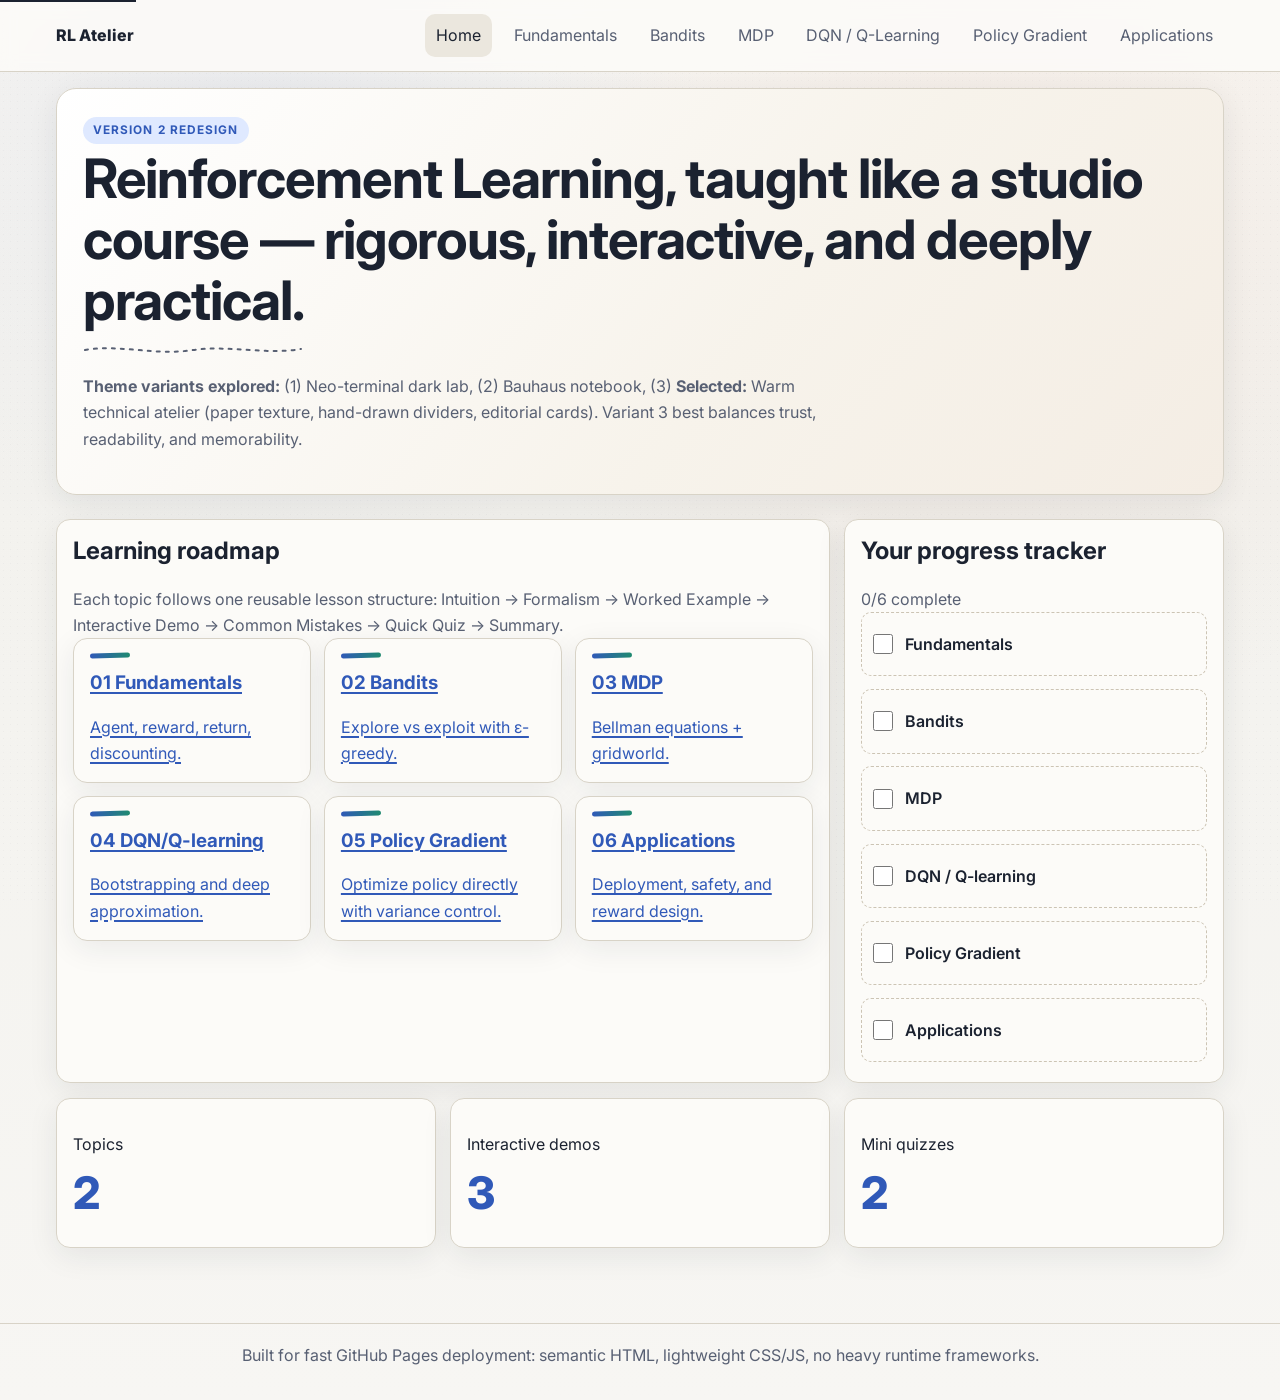
<file: index.html>
<!doctype html>
<html lang="en">
<head>
  <meta charset="UTF-8" />
  <meta name="viewport" content="width=device-width, initial-scale=1" />
  <title>RL Atelier — A Human-Crafted Reinforcement Learning Roadmap</title>
  <meta name="description" content="Learn reinforcement learning through handcrafted mini-lessons, interactive demos, and a structured path from fundamentals to real-world applications." />
  <meta property="og:title" content="RL Atelier — Human-Crafted RL Learning" />
  <meta property="og:description" content="A premium static RL learning hub: intuition, formalism, worked examples, demos, quizzes, and progress tracking." />
  <meta property="og:type" content="website" />
  <link rel="preconnect" href="https://fonts.googleapis.com" />
  <link rel="preconnect" href="https://fonts.gstatic.com" crossorigin />
  <link href="https://fonts.googleapis.com/css2?family=Inter:wght@400;500;600;700;800&display=swap" rel="stylesheet" />
  <link rel="stylesheet" href="assets/css/style.css" />
</head>
<body>
<a class="skip-link" href="#main">Skip to content</a>
<header class="site-header">
  <div class="nav">
    <a class="brand" href="index.html">RL Atelier</a>
    <button class="nav-toggle" data-nav-toggle aria-label="Toggle menu" aria-expanded="false">Menu</button>
    <nav class="nav-links" aria-label="Main">
      <a href="index.html" aria-current="page">Home</a>
      <a href="topics/fundamentals.html">Fundamentals</a>
      <a href="topics/bandits.html">Bandits</a>
      <a href="topics/mdp.html">MDP</a>
      <a href="topics/dqn-qlearning.html">DQN / Q-Learning</a>
      <a href="topics/policy-gradient.html">Policy Gradient</a>
      <a href="topics/applications.html">Applications</a>
    </nav>
  </div>
</header>

<main id="main" class="container">
  <section class="hero">
    <span class="eyebrow">Version 2 redesign</span>
    <h1>Reinforcement Learning, taught like a studio course — rigorous, interactive, and deeply practical.</h1>
    <div class="hand-divider" aria-hidden="true"></div>
    <p class="subtitle"><strong>Theme variants explored:</strong> (1) Neo-terminal dark lab, (2) Bauhaus notebook, (3) <strong>Selected:</strong> Warm technical atelier (paper texture, hand-drawn dividers, editorial cards). Variant 3 best balances trust, readability, and memorability.</p>
  </section>

  <section class="bento-grid" aria-label="Overview">
    <article class="card span-8 interactive">
      <h2>Learning roadmap</h2>
      <p class="subtitle">Each topic follows one reusable lesson structure: Intuition → Formalism → Worked Example → Interactive Demo → Common Mistakes → Quick Quiz → Summary.</p>
      <div class="roadmap">
        <a class="card track-card interactive" href="topics/fundamentals.html"><h3>01 Fundamentals</h3><p>Agent, reward, return, discounting.</p></a>
        <a class="card track-card interactive" href="topics/bandits.html"><h3>02 Bandits</h3><p>Explore vs exploit with ε-greedy.</p></a>
        <a class="card track-card interactive" href="topics/mdp.html"><h3>03 MDP</h3><p>Bellman equations + gridworld.</p></a>
        <a class="card track-card interactive" href="topics/dqn-qlearning.html"><h3>04 DQN/Q-learning</h3><p>Bootstrapping and deep approximation.</p></a>
        <a class="card track-card interactive" href="topics/policy-gradient.html"><h3>05 Policy Gradient</h3><p>Optimize policy directly with variance control.</p></a>
        <a class="card track-card interactive" href="topics/applications.html"><h3>06 Applications</h3><p>Deployment, safety, and reward design.</p></a>
      </div>
    </article>

    <aside class="card span-4" data-progress-key="rl-main-progress">
      <h2>Your progress tracker</h2>
      <p class="subtitle" data-progress-meter></p>
      <div class="progress-grid">
        <label class="progress-item"><input type="checkbox" value="fundamentals" /> Fundamentals</label>
        <label class="progress-item"><input type="checkbox" value="bandits" /> Bandits</label>
        <label class="progress-item"><input type="checkbox" value="mdp" /> MDP</label>
        <label class="progress-item"><input type="checkbox" value="dqn" /> DQN / Q-learning</label>
        <label class="progress-item"><input type="checkbox" value="pg" /> Policy Gradient</label>
        <label class="progress-item"><input type="checkbox" value="apps" /> Applications</label>
      </div>
    </aside>

    <article class="card span-4">
      <p>Topics</p><p class="metric" data-count="6">0</p>
    </article>
    <article class="card span-4">
      <p>Interactive demos</p><p class="metric" data-count="8">0</p>
    </article>
    <article class="card span-4">
      <p>Mini quizzes</p><p class="metric" data-count="6">0</p>
    </article>
  </section>
</main>

<footer class="site-footer">Built for fast GitHub Pages deployment: semantic HTML, lightweight CSS/JS, no heavy runtime frameworks.</footer>
<script src="assets/js/main.js"></script>
</body>
</html>
</file>
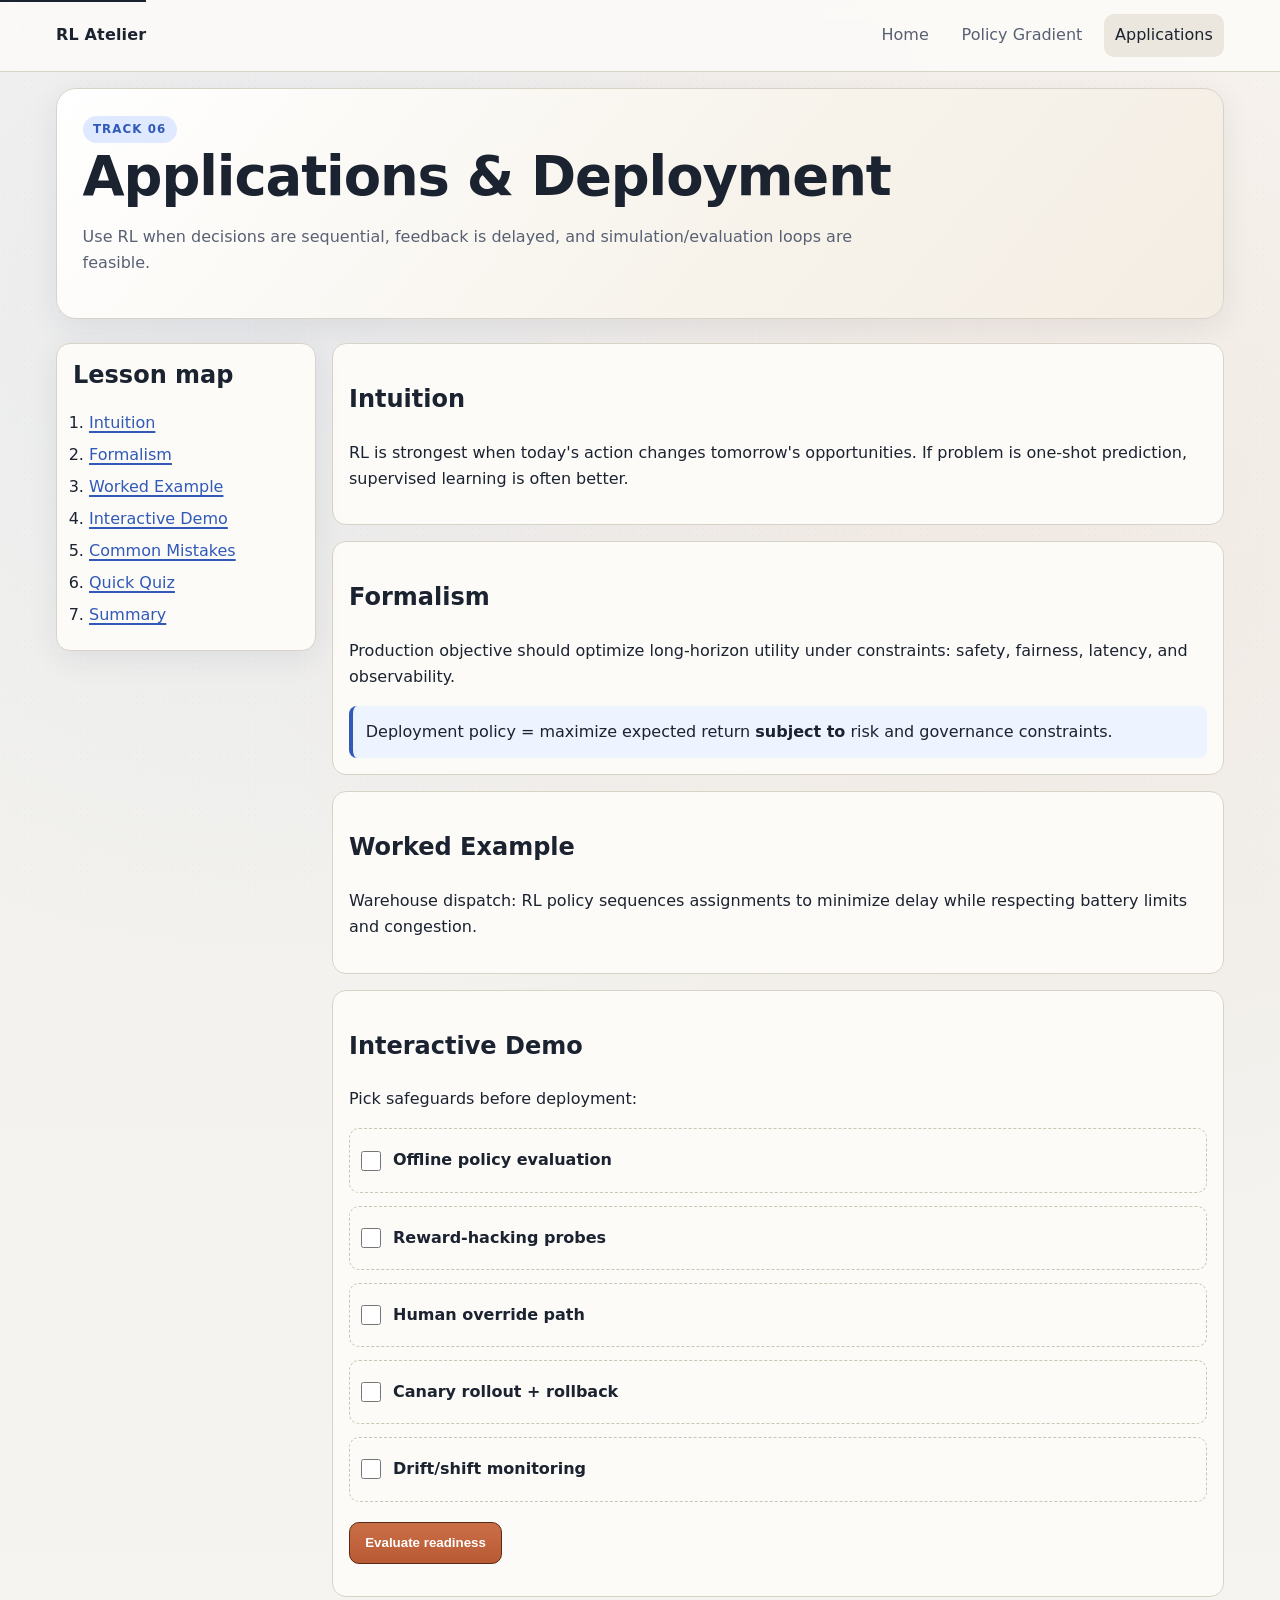
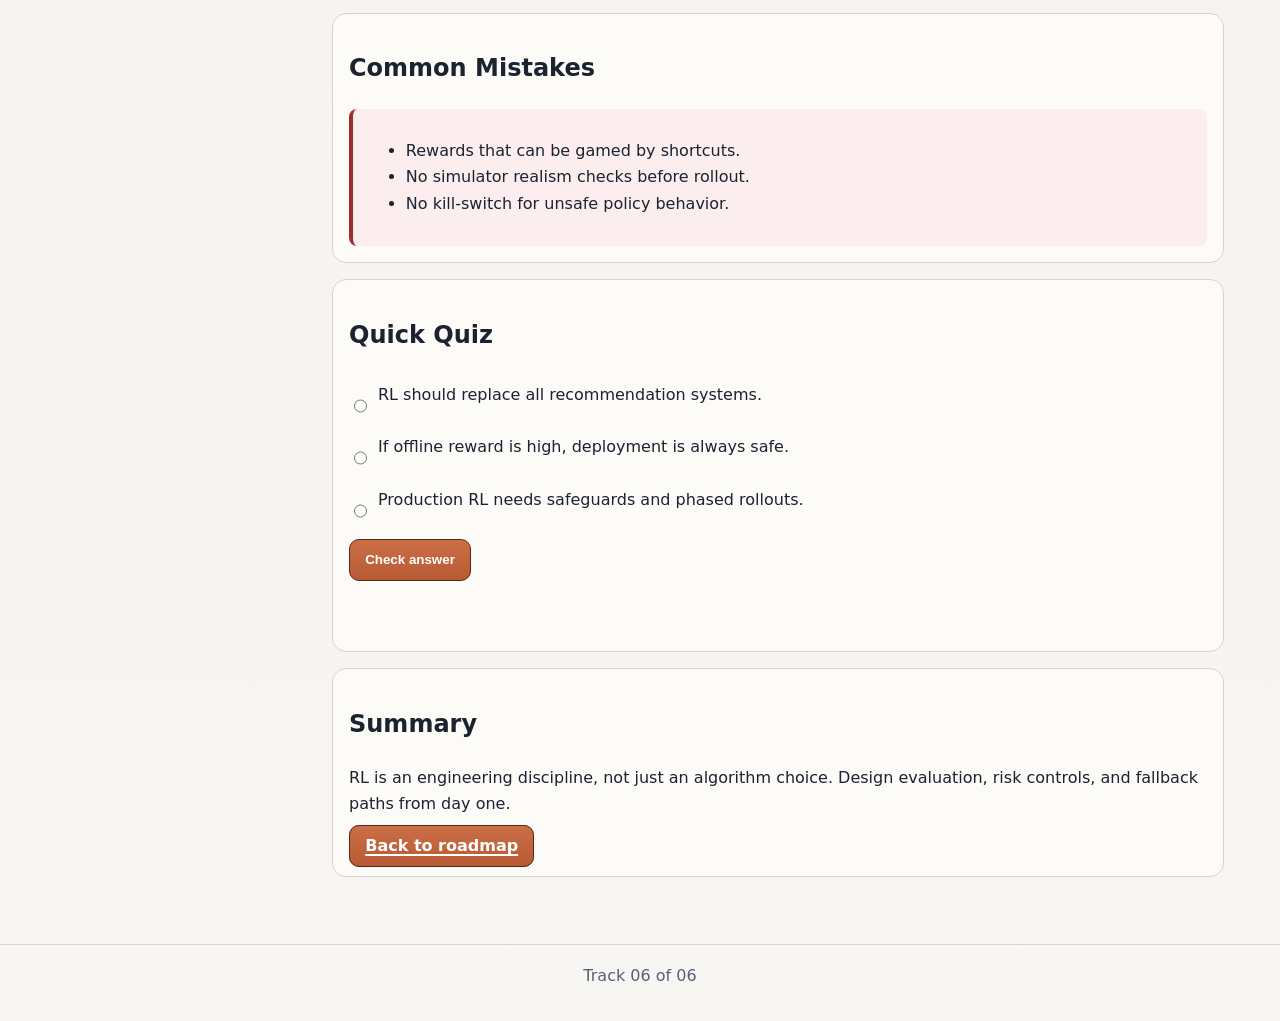
<file: topics/applications.html>
<!doctype html>
<html lang="en"><head>
<meta charset="UTF-8" /><meta name="viewport" content="width=device-width, initial-scale=1" />
<title>RL Applications Mini Lesson</title>
<meta name="description" content="Applied reinforcement learning mini lesson: where RL works, where it fails, and deployment safeguards." />
<meta property="og:title" content="RL Applications Mini Lesson" />
<meta property="og:description" content="From robotics to recommendations: practical RL deployment with safety checks." />
<link rel="stylesheet" href="../assets/css/style.css" />
</head><body>
<a class="skip-link" href="#main">Skip to content</a>
<header class="site-header"><div class="nav"><a class="brand" href="../index.html">RL Atelier</a><button class="nav-toggle" data-nav-toggle aria-expanded="false">Menu</button><nav class="nav-links"><a href="../index.html">Home</a><a href="policy-gradient.html">Policy Gradient</a><a href="applications.html" aria-current="page">Applications</a></nav></div></header>
<main id="main" class="container">
<section class="hero"><span class="eyebrow">Track 06</span><h1>Applications & Deployment</h1><p class="subtitle">Use RL when decisions are sequential, feedback is delayed, and simulation/evaluation loops are feasible.</p></section>
<div class="lesson-layout"><aside class="lesson-sidebar card"><h2>Lesson map</h2><ol><li><a href="#intuition">Intuition</a></li><li><a href="#formalism">Formalism</a></li><li><a href="#example">Worked Example</a></li><li><a href="#demo">Interactive Demo</a></li><li><a href="#mistakes">Common Mistakes</a></li><li><a href="#quiz">Quick Quiz</a></li><li><a href="#summary">Summary</a></li></ol></aside><div>
<section id="intuition" class="lesson-section"><h2>Intuition</h2><p>RL is strongest when today's action changes tomorrow's opportunities. If problem is one-shot prediction, supervised learning is often better.</p></section>
<section id="formalism" class="lesson-section"><h2>Formalism</h2><p>Production objective should optimize long-horizon utility under constraints: safety, fairness, latency, and observability.</p><div class="callout">Deployment policy = maximize expected return <strong>subject to</strong> risk and governance constraints.</div></section>
<section id="example" class="lesson-section"><h2>Worked Example</h2><p>Warehouse dispatch: RL policy sequences assignments to minimize delay while respecting battery limits and congestion.</p></section>
<section id="demo" class="lesson-section"><h2>Interactive Demo</h2><p>Pick safeguards before deployment:</p><div class="progress-grid"><label class="progress-item"><input type="checkbox" name="deploy-check" /> Offline policy evaluation</label><label class="progress-item"><input type="checkbox" name="deploy-check" /> Reward-hacking probes</label><label class="progress-item"><input type="checkbox" name="deploy-check" /> Human override path</label><label class="progress-item"><input type="checkbox" name="deploy-check" /> Canary rollout + rollback</label><label class="progress-item"><input type="checkbox" name="deploy-check" /> Drift/shift monitoring</label></div><p><button type="button" id="eval-checklist">Evaluate readiness</button> <strong id="deploy-score"></strong></p></section>
<section id="mistakes" class="lesson-section"><h2>Common Mistakes</h2><div class="callout warn"><ul><li>Rewards that can be gamed by shortcuts.</li><li>No simulator realism checks before rollout.</li><li>No kill-switch for unsafe policy behavior.</li></ul></div></section>
<section id="quiz" class="lesson-section"><h2>Quick Quiz</h2><form class="quiz" data-answer="c"><fieldset><label><input type="radio" name="a-q" value="a" /> RL should replace all recommendation systems.</label><label><input type="radio" name="a-q" value="b" /> If offline reward is high, deployment is always safe.</label><label><input type="radio" name="a-q" value="c" /> Production RL needs safeguards and phased rollouts.</label></fieldset><button type="button" data-quiz-check>Check answer</button><p class="quiz-output"></p></form></section>
<section id="summary" class="lesson-section"><h2>Summary</h2><p>RL is an engineering discipline, not just an algorithm choice. Design evaluation, risk controls, and fallback paths from day one.</p><a class="button" href="../index.html">Back to roadmap</a></section>
</div></div>
</main>
<footer class="site-footer">Track 06 of 06</footer>
<script src="../assets/js/main.js"></script>
</body></html>
</file>
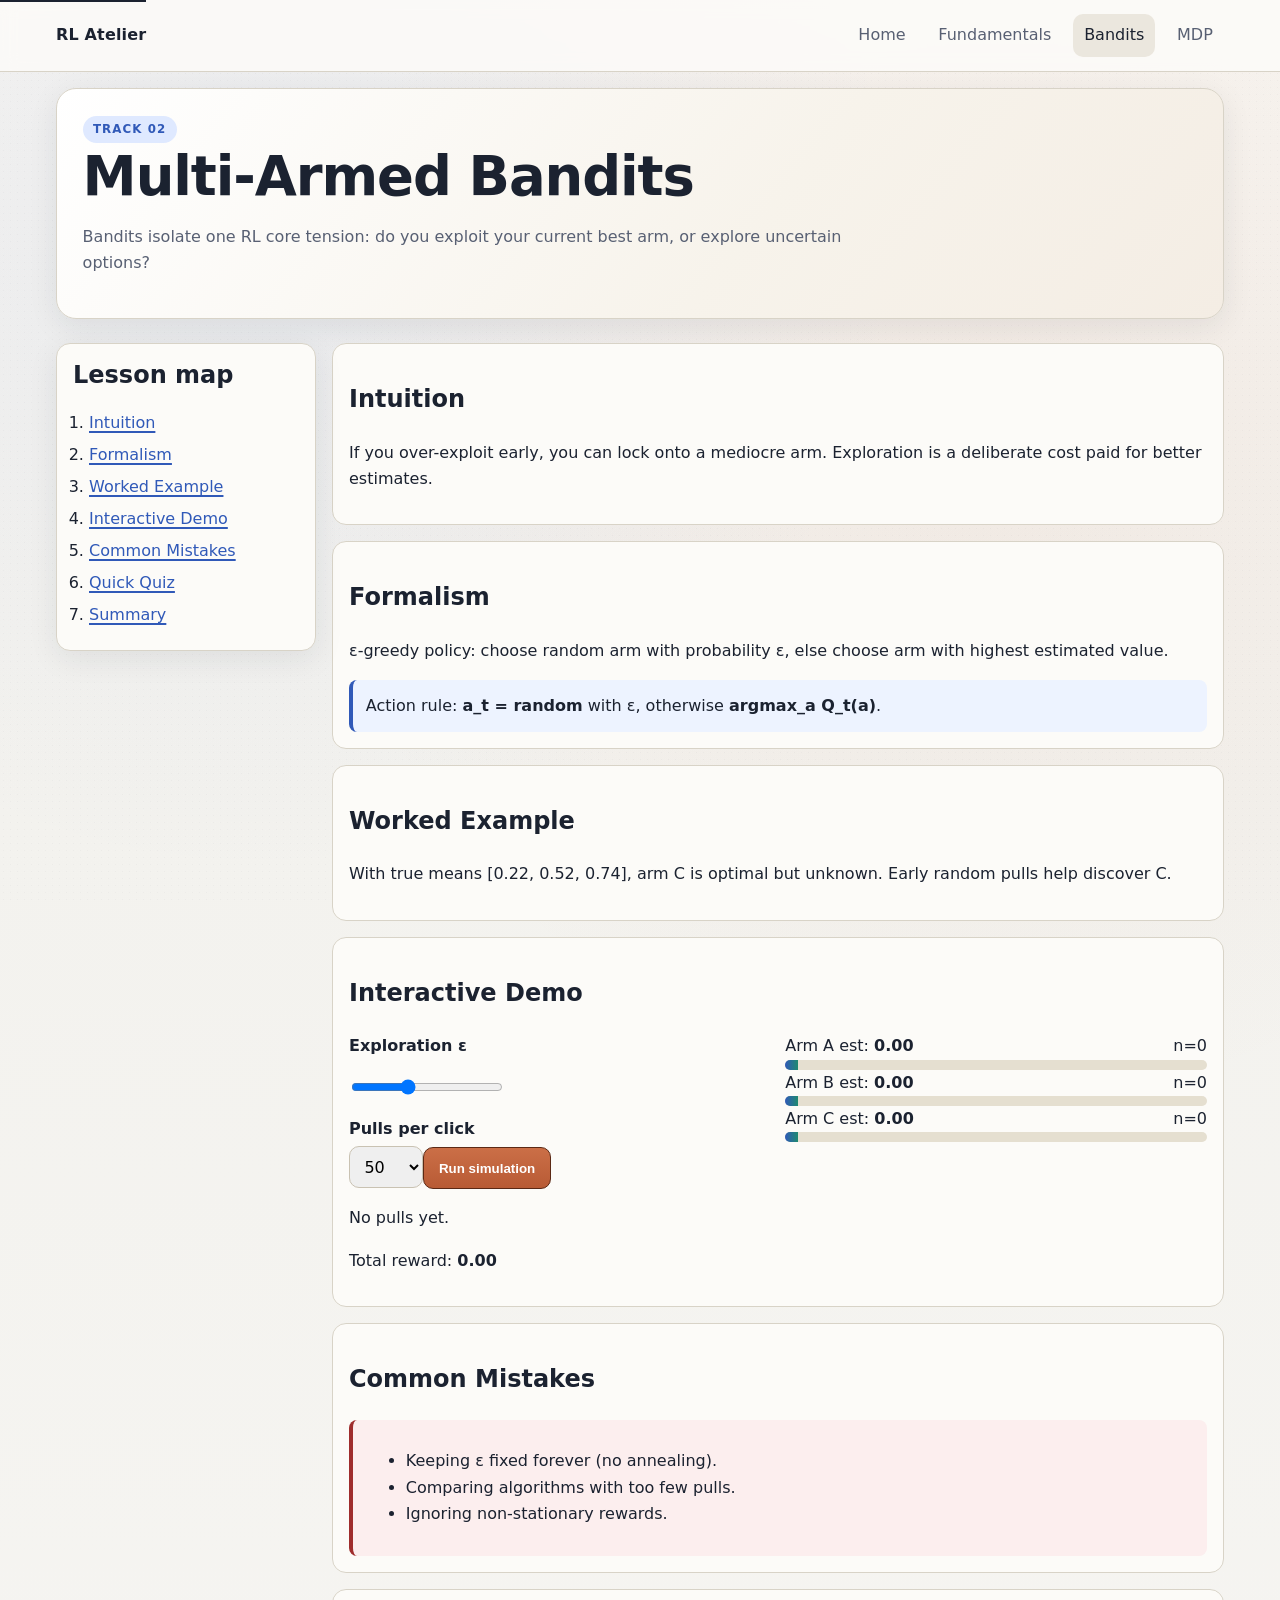
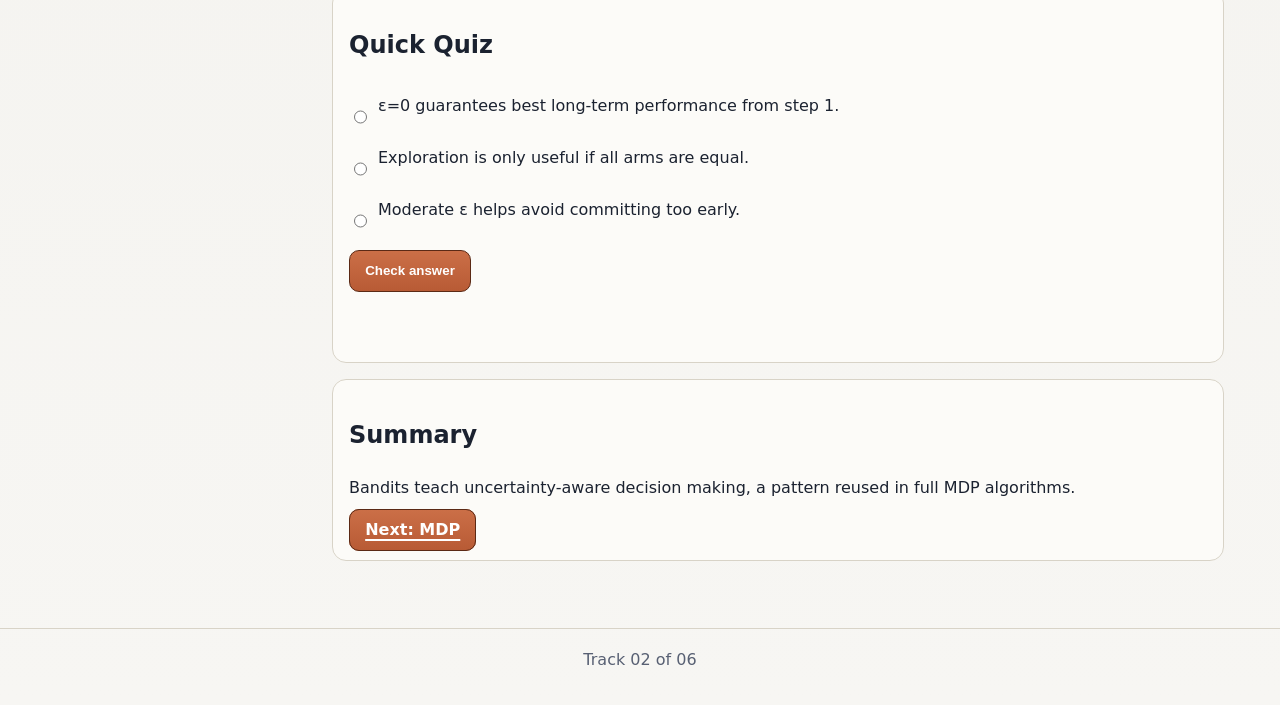
<file: topics/bandits.html>
<!doctype html>
<html lang="en">
<head>
  <meta charset="UTF-8" />
  <meta name="viewport" content="width=device-width, initial-scale=1" />
  <title>Bandits Mini Lesson</title>
  <meta name="description" content="Multi-armed bandit mini lesson with epsilon-greedy interactive simulation." />
  <meta property="og:title" content="Bandits Mini Lesson" />
  <meta property="og:description" content="Learn exploration vs exploitation with a tuned epsilon-greedy demo." />
  <link rel="stylesheet" href="../assets/css/style.css" />
</head>
<body>
<a class="skip-link" href="#main">Skip to content</a>
<header class="site-header"><div class="nav"><a class="brand" href="../index.html">RL Atelier</a><button class="nav-toggle" data-nav-toggle aria-expanded="false">Menu</button><nav class="nav-links"><a href="../index.html">Home</a><a href="fundamentals.html">Fundamentals</a><a href="bandits.html" aria-current="page">Bandits</a><a href="mdp.html">MDP</a></nav></div></header>
<main id="main" class="container">
  <section class="hero"><span class="eyebrow">Track 02</span><h1>Multi-Armed Bandits</h1><p class="subtitle">Bandits isolate one RL core tension: do you exploit your current best arm, or explore uncertain options?</p></section>
  <div class="lesson-layout"><aside class="lesson-sidebar card"><h2>Lesson map</h2><ol><li><a href="#intuition">Intuition</a></li><li><a href="#formalism">Formalism</a></li><li><a href="#example">Worked Example</a></li><li><a href="#demo">Interactive Demo</a></li><li><a href="#mistakes">Common Mistakes</a></li><li><a href="#quiz">Quick Quiz</a></li><li><a href="#summary">Summary</a></li></ol></aside>
  <div>
    <section id="intuition" class="lesson-section"><h2>Intuition</h2><p>If you over-exploit early, you can lock onto a mediocre arm. Exploration is a deliberate cost paid for better estimates.</p></section>
    <section id="formalism" class="lesson-section"><h2>Formalism</h2><p>ε-greedy policy: choose random arm with probability ε, else choose arm with highest estimated value.</p><div class="callout">Action rule: <strong>a_t = random</strong> with ε, otherwise <strong>argmax_a Q_t(a)</strong>.</div></section>
    <section id="example" class="lesson-section"><h2>Worked Example</h2><p>With true means [0.22, 0.52, 0.74], arm C is optimal but unknown. Early random pulls help discover C.</p></section>
    <section id="demo" class="lesson-section"><h2>Interactive Demo</h2><div class="demo-grid"><div><label for="epsilon">Exploration ε</label><input id="epsilon" type="range" min="0" max="0.6" step="0.05" value="0.2" /><label for="rounds">Pulls per click</label><select id="rounds"><option>1</option><option>10</option><option selected>50</option><option>200</option></select><button type="button" id="bandit-run">Run simulation</button><p id="bandit-log">No pulls yet.</p><p>Total reward: <strong id="bandit-total">0.00</strong></p></div><div><div class="stat-row"><span>Arm A est: <strong id="est-a">0.00</strong></span><span>n=<span id="cnt-a">0</span></span></div><div class="bar-wrap"><span id="bar-a" class="bar" style="width:3%"></span></div><div class="stat-row"><span>Arm B est: <strong id="est-b">0.00</strong></span><span>n=<span id="cnt-b">0</span></span></div><div class="bar-wrap"><span id="bar-b" class="bar" style="width:3%"></span></div><div class="stat-row"><span>Arm C est: <strong id="est-c">0.00</strong></span><span>n=<span id="cnt-c">0</span></span></div><div class="bar-wrap"><span id="bar-c" class="bar" style="width:3%"></span></div></div></div></section>
    <section id="mistakes" class="lesson-section"><h2>Common Mistakes</h2><div class="callout warn"><ul><li>Keeping ε fixed forever (no annealing).</li><li>Comparing algorithms with too few pulls.</li><li>Ignoring non-stationary rewards.</li></ul></div></section>
    <section id="quiz" class="lesson-section"><h2>Quick Quiz</h2><form class="quiz" data-answer="c"><fieldset><label><input type="radio" name="b-q" value="a" /> ε=0 guarantees best long-term performance from step 1.</label><label><input type="radio" name="b-q" value="b" /> Exploration is only useful if all arms are equal.</label><label><input type="radio" name="b-q" value="c" /> Moderate ε helps avoid committing too early.</label></fieldset><button type="button" data-quiz-check>Check answer</button><p class="quiz-output"></p></form></section>
    <section id="summary" class="lesson-section"><h2>Summary</h2><p>Bandits teach uncertainty-aware decision making, a pattern reused in full MDP algorithms.</p><a class="button" href="mdp.html">Next: MDP</a></section>
  </div></div>
</main>
<footer class="site-footer">Track 02 of 06</footer>
<script src="../assets/js/main.js"></script>
</body></html>
</file>
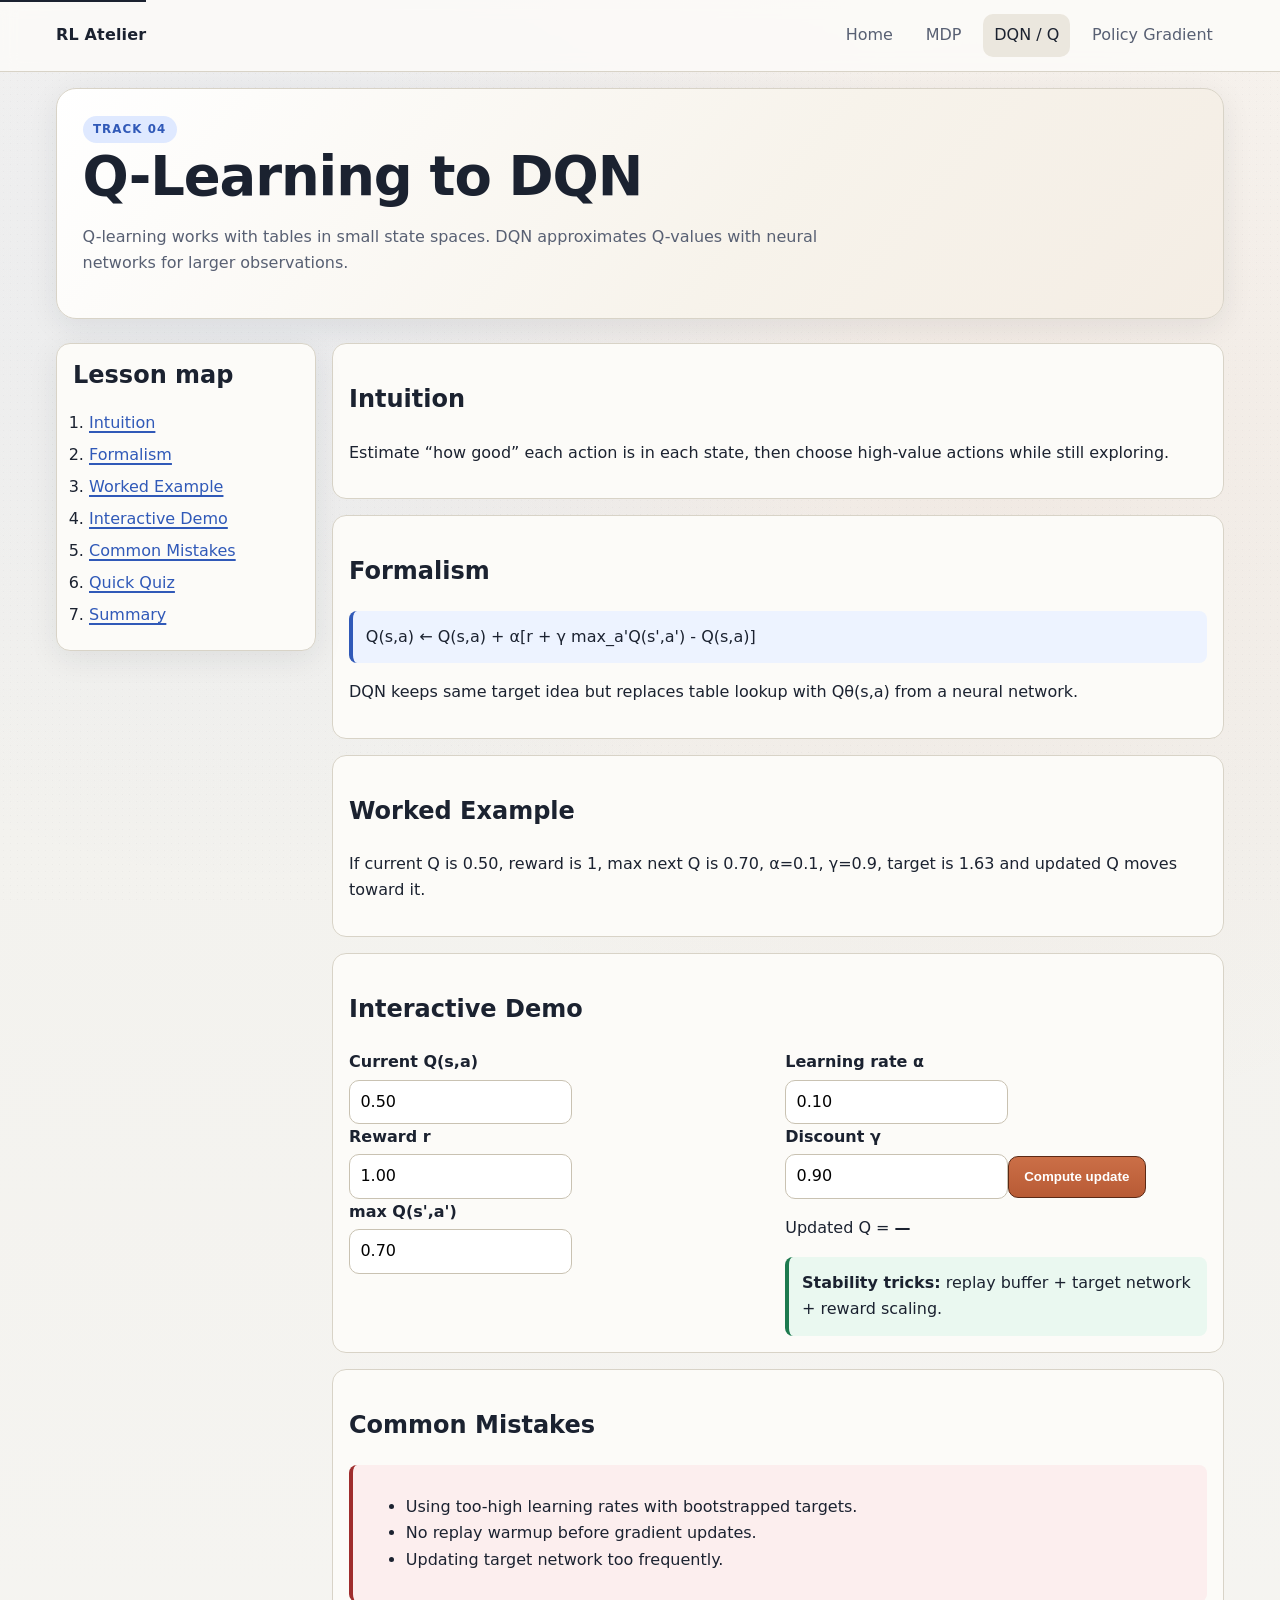
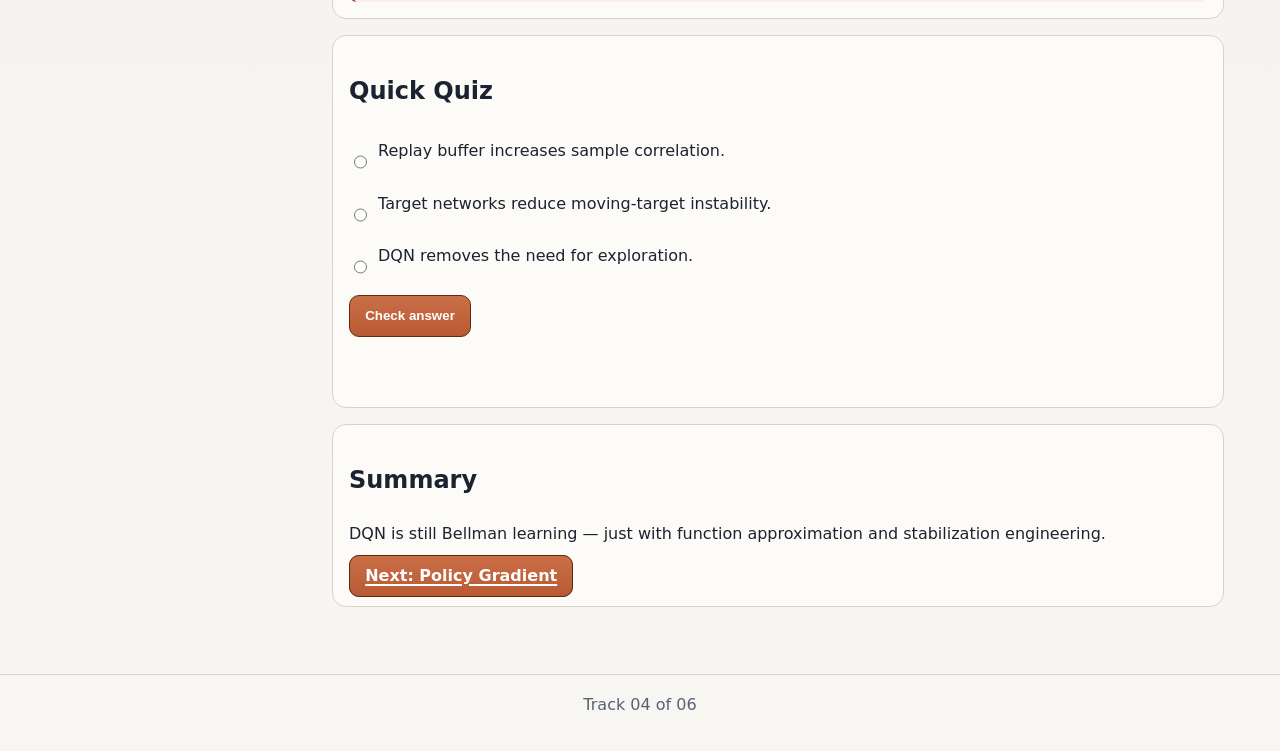
<file: topics/dqn-qlearning.html>
<!doctype html>
<html lang="en"><head>
<meta charset="UTF-8" /><meta name="viewport" content="width=device-width, initial-scale=1" />
<title>DQN + Q-Learning Mini Lesson</title>
<meta name="description" content="From tabular Q-learning to DQN with practical stabilizers and an update calculator." />
<meta property="og:title" content="DQN + Q-learning Mini Lesson" />
<meta property="og:description" content="Learn bootstrapping, replay buffers, target networks, and practical update math." />
<link rel="stylesheet" href="../assets/css/style.css" />
</head><body>
<a class="skip-link" href="#main">Skip to content</a>
<header class="site-header"><div class="nav"><a class="brand" href="../index.html">RL Atelier</a><button class="nav-toggle" data-nav-toggle aria-expanded="false">Menu</button><nav class="nav-links"><a href="../index.html">Home</a><a href="mdp.html">MDP</a><a href="dqn-qlearning.html" aria-current="page">DQN / Q</a><a href="policy-gradient.html">Policy Gradient</a></nav></div></header>
<main id="main" class="container">
<section class="hero"><span class="eyebrow">Track 04</span><h1>Q-Learning to DQN</h1><p class="subtitle">Q-learning works with tables in small state spaces. DQN approximates Q-values with neural networks for larger observations.</p></section>
<div class="lesson-layout"><aside class="lesson-sidebar card"><h2>Lesson map</h2><ol><li><a href="#intuition">Intuition</a></li><li><a href="#formalism">Formalism</a></li><li><a href="#example">Worked Example</a></li><li><a href="#demo">Interactive Demo</a></li><li><a href="#mistakes">Common Mistakes</a></li><li><a href="#quiz">Quick Quiz</a></li><li><a href="#summary">Summary</a></li></ol></aside><div>
<section id="intuition" class="lesson-section"><h2>Intuition</h2><p>Estimate “how good” each action is in each state, then choose high-value actions while still exploring.</p></section>
<section id="formalism" class="lesson-section"><h2>Formalism</h2><div class="callout">Q(s,a) ← Q(s,a) + α[r + γ max_a'Q(s',a') - Q(s,a)]</div><p>DQN keeps same target idea but replaces table lookup with Qθ(s,a) from a neural network.</p></section>
<section id="example" class="lesson-section"><h2>Worked Example</h2><p>If current Q is 0.50, reward is 1, max next Q is 0.70, α=0.1, γ=0.9, target is 1.63 and updated Q moves toward it.</p></section>
<section id="demo" class="lesson-section"><h2>Interactive Demo</h2><div class="demo-grid"><div><label for="q-old">Current Q(s,a)</label><input id="q-old" type="number" step="0.01" value="0.50" /><label for="q-reward">Reward r</label><input id="q-reward" type="number" step="0.01" value="1.00" /><label for="q-next">max Q(s',a')</label><input id="q-next" type="number" step="0.01" value="0.70" /></div><div><label for="q-alpha">Learning rate α</label><input id="q-alpha" type="number" step="0.01" value="0.10" /><label for="q-gamma">Discount γ</label><input id="q-gamma" type="number" step="0.01" value="0.90" /><button type="button" id="calc-q">Compute update</button><p>Updated Q = <strong id="q-result">—</strong></p><div class="callout ok"><strong>Stability tricks:</strong> replay buffer + target network + reward scaling.</div></div></div></section>
<section id="mistakes" class="lesson-section"><h2>Common Mistakes</h2><div class="callout warn"><ul><li>Using too-high learning rates with bootstrapped targets.</li><li>No replay warmup before gradient updates.</li><li>Updating target network too frequently.</li></ul></div></section>
<section id="quiz" class="lesson-section"><h2>Quick Quiz</h2><form class="quiz" data-answer="b"><fieldset><label><input type="radio" name="d-q" value="a" /> Replay buffer increases sample correlation.</label><label><input type="radio" name="d-q" value="b" /> Target networks reduce moving-target instability.</label><label><input type="radio" name="d-q" value="c" /> DQN removes the need for exploration.</label></fieldset><button type="button" data-quiz-check>Check answer</button><p class="quiz-output"></p></form></section>
<section id="summary" class="lesson-section"><h2>Summary</h2><p>DQN is still Bellman learning — just with function approximation and stabilization engineering.</p><a class="button" href="policy-gradient.html">Next: Policy Gradient</a></section>
</div></div>
</main>
<footer class="site-footer">Track 04 of 06</footer>
<script src="../assets/js/main.js"></script>
</body></html>
</file>
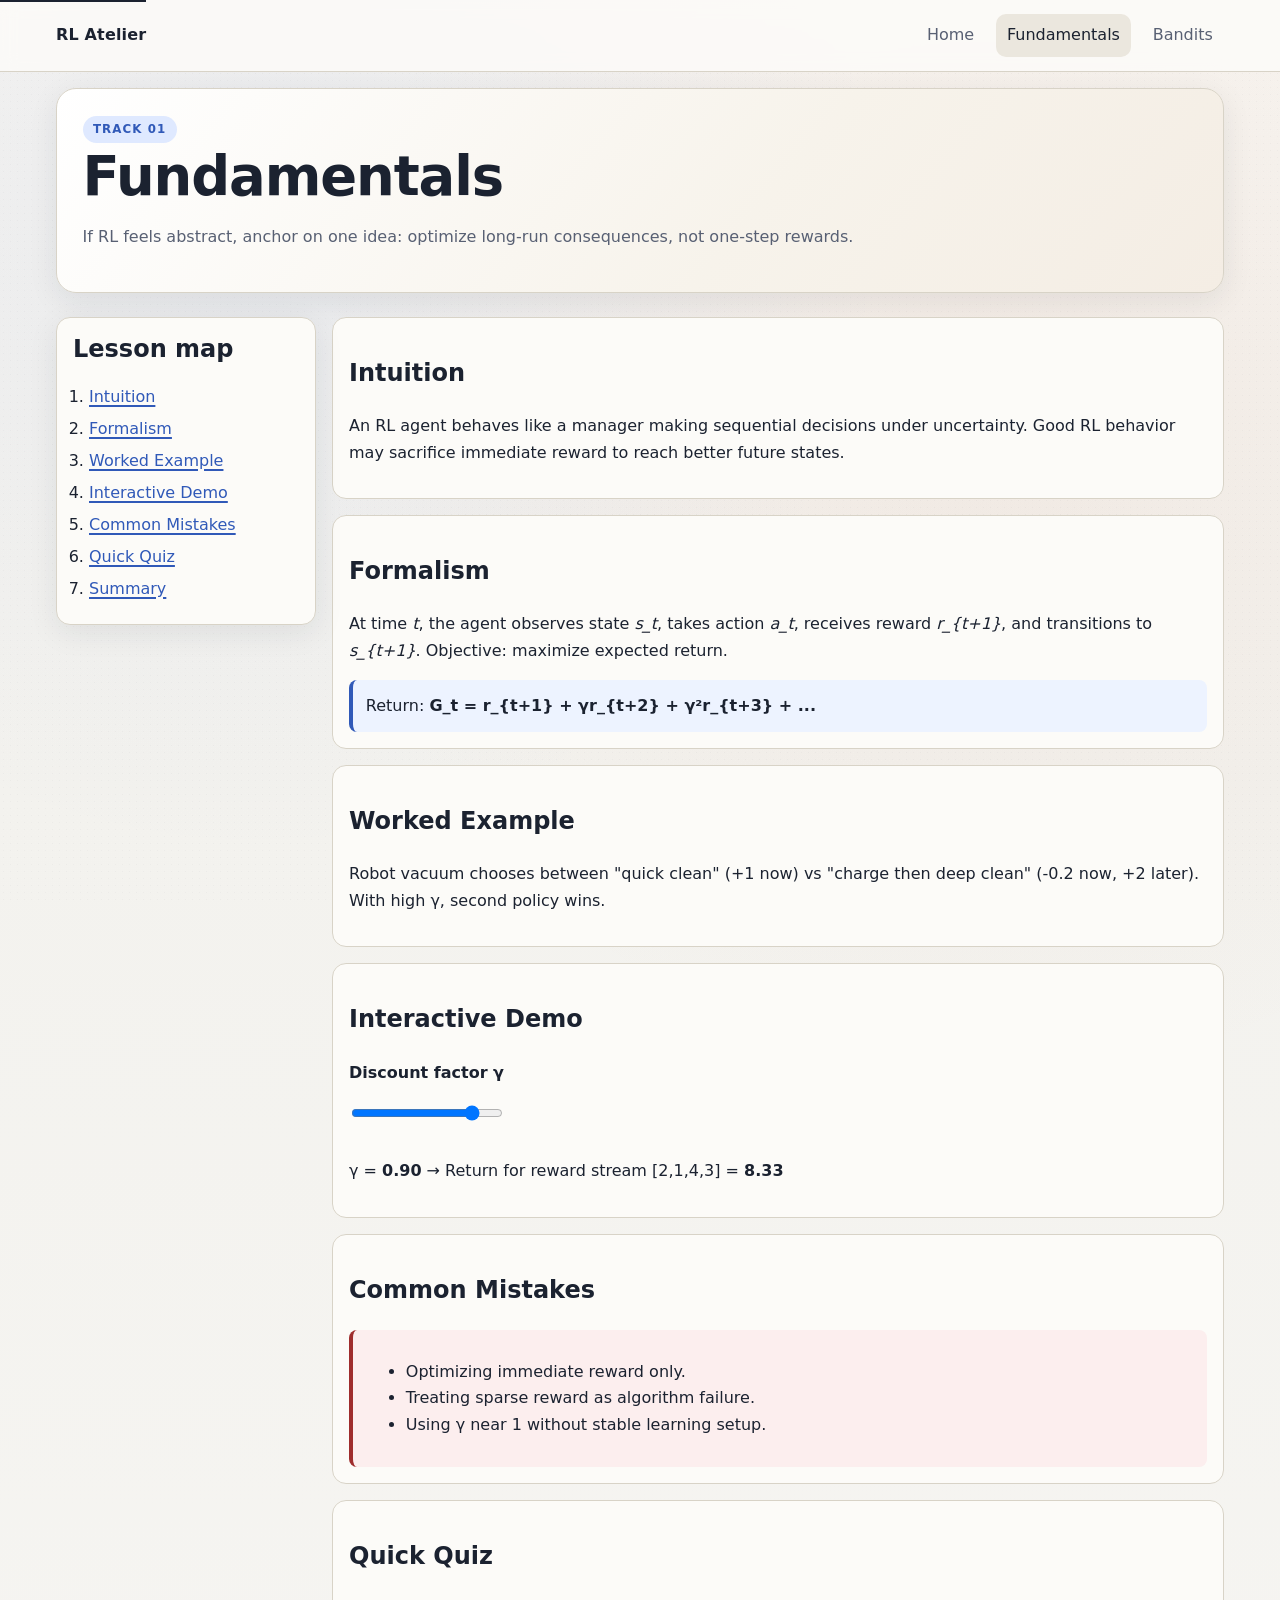
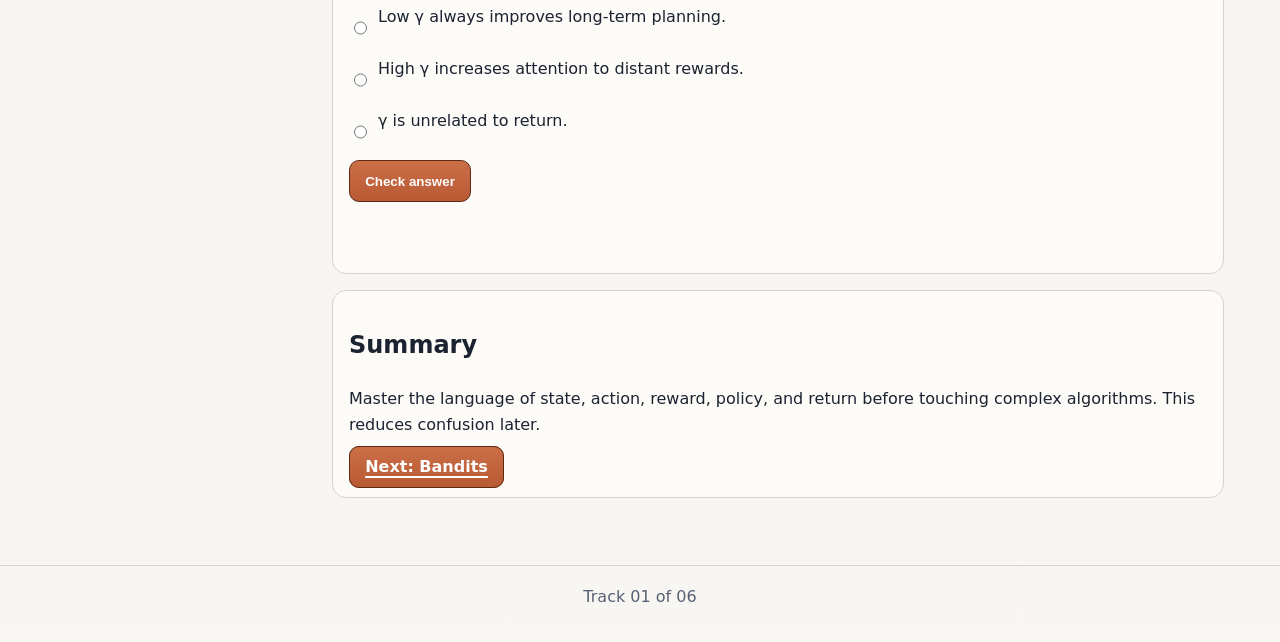
<file: topics/fundamentals.html>
<!doctype html>
<html lang="en">
<head>
  <meta charset="UTF-8" />
  <meta name="viewport" content="width=device-width, initial-scale=1" />
  <title>RL Fundamentals Mini Lesson</title>
  <meta name="description" content="RL fundamentals mini lesson: intuition, formal definitions, worked example, common mistakes, quiz, and summary." />
  <meta property="og:title" content="RL Fundamentals Mini Lesson" />
  <meta property="og:description" content="Build strong RL intuition for state, action, reward, return, and discounting." />
  <link rel="stylesheet" href="../assets/css/style.css" />
</head>
<body>
<a class="skip-link" href="#main">Skip to content</a>
<header class="site-header"><div class="nav"><a class="brand" href="../index.html">RL Atelier</a><button class="nav-toggle" data-nav-toggle aria-expanded="false">Menu</button><nav class="nav-links"><a href="../index.html">Home</a><a href="fundamentals.html" aria-current="page">Fundamentals</a><a href="bandits.html">Bandits</a></nav></div></header>
<main id="main" class="container">
  <section class="hero"><span class="eyebrow">Track 01</span><h1>Fundamentals</h1><p class="subtitle">If RL feels abstract, anchor on one idea: optimize long-run consequences, not one-step rewards.</p></section>
  <div class="lesson-layout">
    <aside class="lesson-sidebar card"><h2>Lesson map</h2><ol><li><a href="#intuition">Intuition</a></li><li><a href="#formalism">Formalism</a></li><li><a href="#example">Worked Example</a></li><li><a href="#demo">Interactive Demo</a></li><li><a href="#mistakes">Common Mistakes</a></li><li><a href="#quiz">Quick Quiz</a></li><li><a href="#summary">Summary</a></li></ol></aside>
    <div>
      <section id="intuition" class="lesson-section"><h2>Intuition</h2><p>An RL agent behaves like a manager making sequential decisions under uncertainty. Good RL behavior may sacrifice immediate reward to reach better future states.</p></section>
      <section id="formalism" class="lesson-section"><h2>Formalism</h2><p>At time <em>t</em>, the agent observes state <em>s_t</em>, takes action <em>a_t</em>, receives reward <em>r_{t+1}</em>, and transitions to <em>s_{t+1}</em>. Objective: maximize expected return.</p><div class="callout">Return: <strong>G_t = r_{t+1} + γr_{t+2} + γ²r_{t+3} + ...</strong></div></section>
      <section id="example" class="lesson-section"><h2>Worked Example</h2><p>Robot vacuum chooses between "quick clean" (+1 now) vs "charge then deep clean" (-0.2 now, +2 later). With high γ, second policy wins.</p></section>
      <section id="demo" class="lesson-section"><h2>Interactive Demo</h2><label for="gamma">Discount factor γ</label><input id="gamma" type="range" min="0.1" max="0.99" step="0.01" value="0.90" /><p>γ = <strong id="gamma-value"></strong> → Return for reward stream [2,1,4,3] = <strong id="gamma-return"></strong></p></section>
      <section id="mistakes" class="lesson-section"><h2>Common Mistakes</h2><div class="callout warn"><ul><li>Optimizing immediate reward only.</li><li>Treating sparse reward as algorithm failure.</li><li>Using γ near 1 without stable learning setup.</li></ul></div></section>
      <section id="quiz" class="lesson-section"><h2>Quick Quiz</h2><form class="quiz" data-answer="b"><fieldset><label><input type="radio" name="f-q" value="a" /> Low γ always improves long-term planning.</label><label><input type="radio" name="f-q" value="b" /> High γ increases attention to distant rewards.</label><label><input type="radio" name="f-q" value="c" /> γ is unrelated to return.</label></fieldset><button type="button" data-quiz-check>Check answer</button><p class="quiz-output"></p></form></section>
      <section id="summary" class="lesson-section"><h2>Summary</h2><p>Master the language of state, action, reward, policy, and return before touching complex algorithms. This reduces confusion later.</p><a class="button" href="bandits.html">Next: Bandits</a></section>
    </div>
  </div>
</main>
<footer class="site-footer">Track 01 of 06</footer>
<script src="../assets/js/main.js"></script>
</body>
</html>
</file>
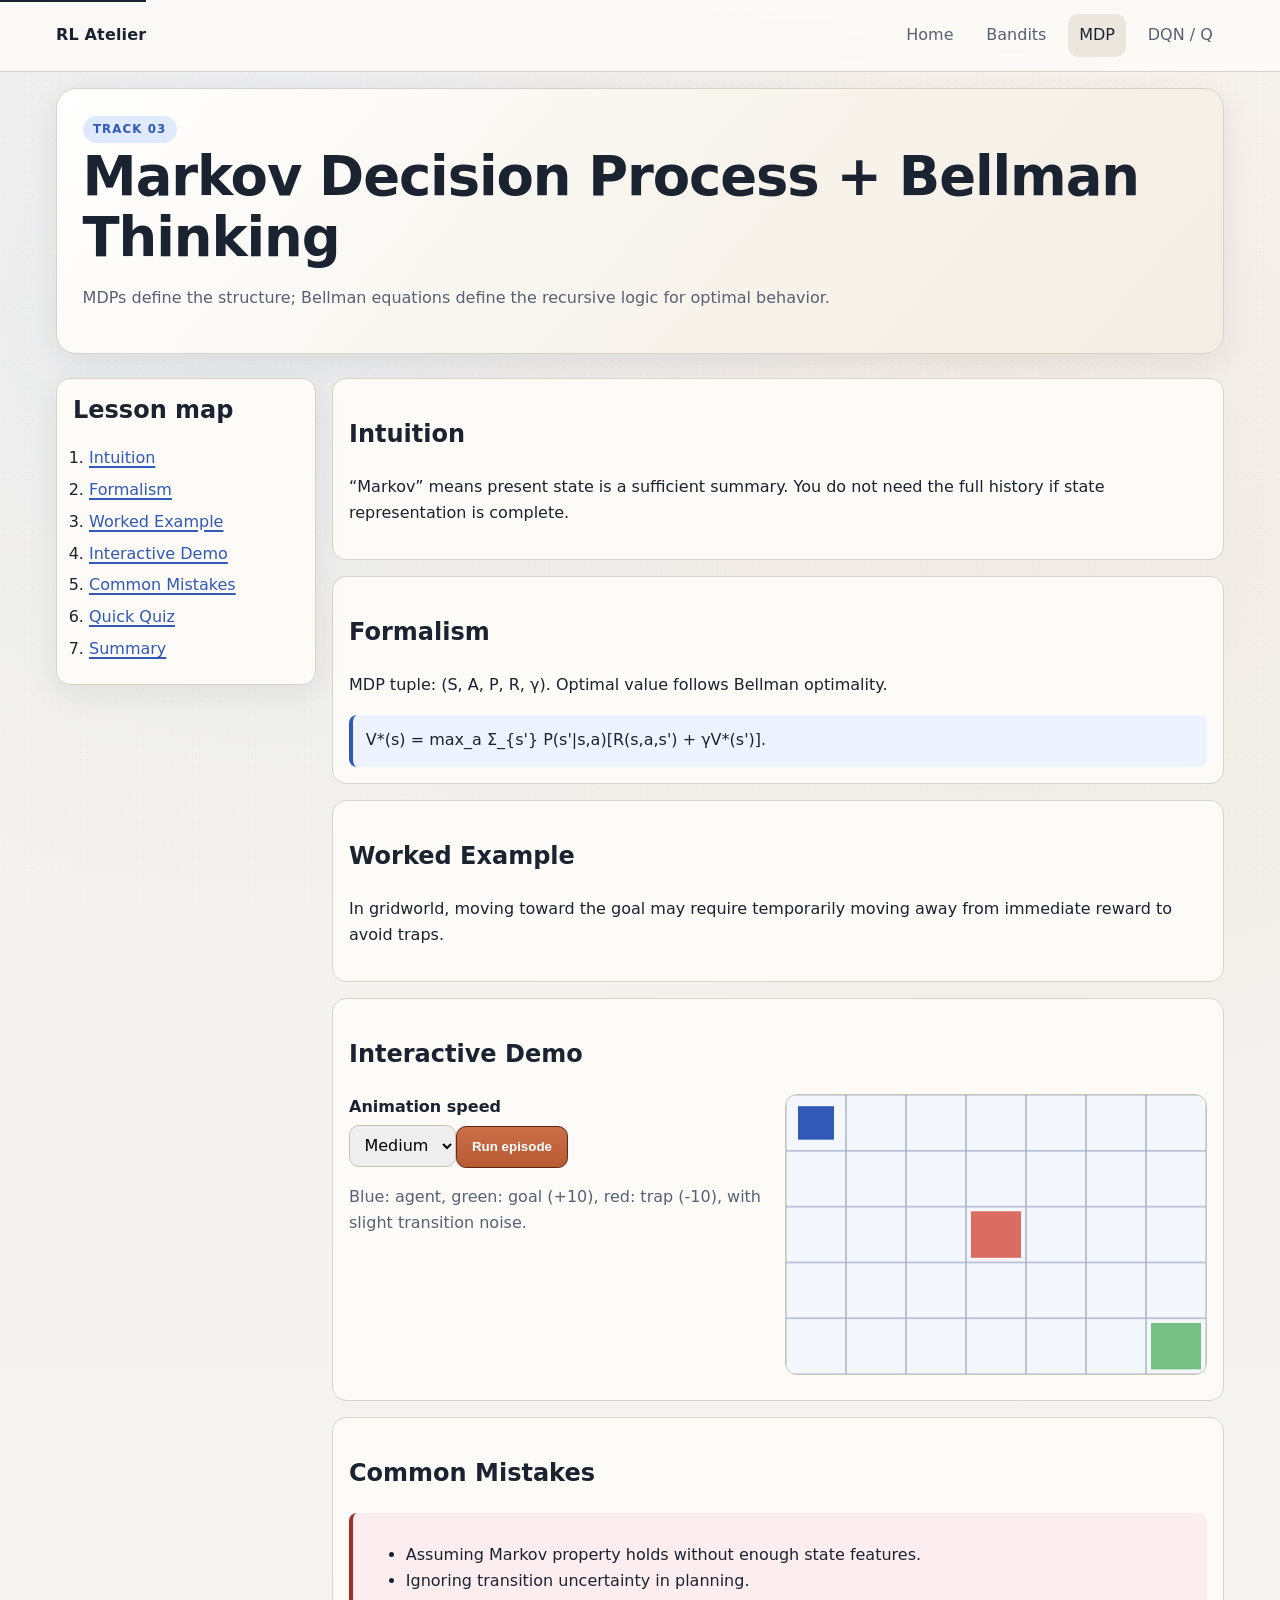
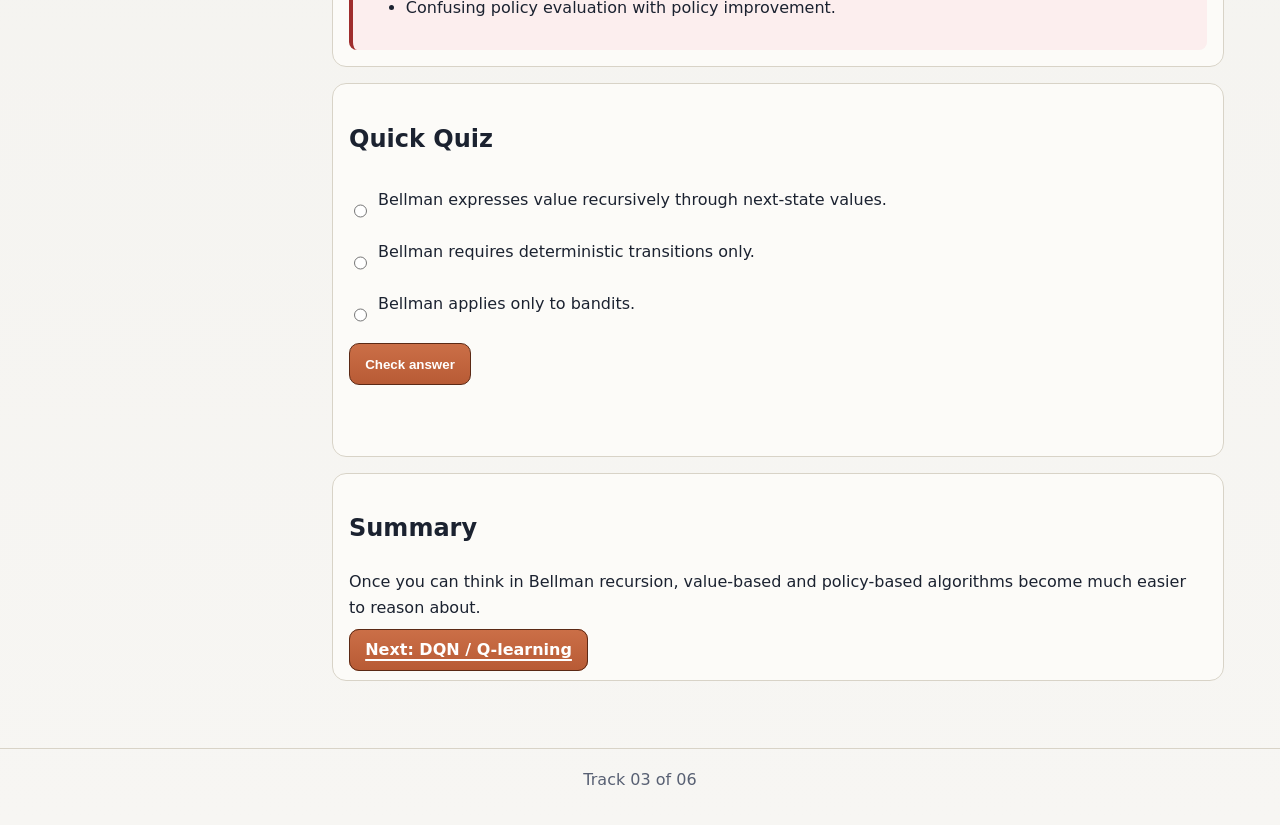
<file: topics/mdp.html>
<!doctype html>
<html lang="en"><head>
<meta charset="UTF-8" /><meta name="viewport" content="width=device-width, initial-scale=1" />
<title>MDP + Bellman Mini Lesson</title>
<meta name="description" content="MDP and Bellman mini lesson with upgraded gridworld animation." />
<meta property="og:title" content="MDP and Bellman Mini Lesson" />
<meta property="og:description" content="Understand Markov decision processes with intuition, equations, and a visual demo." />
<link rel="stylesheet" href="../assets/css/style.css" />
</head><body>
<a class="skip-link" href="#main">Skip to content</a>
<header class="site-header"><div class="nav"><a class="brand" href="../index.html">RL Atelier</a><button class="nav-toggle" data-nav-toggle aria-expanded="false">Menu</button><nav class="nav-links"><a href="../index.html">Home</a><a href="bandits.html">Bandits</a><a href="mdp.html" aria-current="page">MDP</a><a href="dqn-qlearning.html">DQN / Q</a></nav></div></header>
<main id="main" class="container">
<section class="hero"><span class="eyebrow">Track 03</span><h1>Markov Decision Process + Bellman Thinking</h1><p class="subtitle">MDPs define the structure; Bellman equations define the recursive logic for optimal behavior.</p></section>
<div class="lesson-layout"><aside class="lesson-sidebar card"><h2>Lesson map</h2><ol><li><a href="#intuition">Intuition</a></li><li><a href="#formalism">Formalism</a></li><li><a href="#example">Worked Example</a></li><li><a href="#demo">Interactive Demo</a></li><li><a href="#mistakes">Common Mistakes</a></li><li><a href="#quiz">Quick Quiz</a></li><li><a href="#summary">Summary</a></li></ol></aside><div>
<section id="intuition" class="lesson-section"><h2>Intuition</h2><p>“Markov” means present state is a sufficient summary. You do not need the full history if state representation is complete.</p></section>
<section id="formalism" class="lesson-section"><h2>Formalism</h2><p>MDP tuple: (S, A, P, R, γ). Optimal value follows Bellman optimality.</p><div class="callout">V*(s) = max_a Σ_{s'} P(s'|s,a)[R(s,a,s') + γV*(s')].</div></section>
<section id="example" class="lesson-section"><h2>Worked Example</h2><p>In gridworld, moving toward the goal may require temporarily moving away from immediate reward to avoid traps.</p></section>
<section id="demo" class="lesson-section"><h2>Interactive Demo</h2><div class="demo-grid"><div><label for="grid-speed">Animation speed</label><select id="grid-speed"><option value="500">Slow</option><option value="320" selected>Medium</option><option value="180">Fast</option></select><button type="button" id="run-grid">Run episode</button><p class="subtitle">Blue: agent, green: goal (+10), red: trap (-10), with slight transition noise.</p></div><div><canvas id="grid" width="420" height="300"></canvas></div></div></section>
<section id="mistakes" class="lesson-section"><h2>Common Mistakes</h2><div class="callout warn"><ul><li>Assuming Markov property holds without enough state features.</li><li>Ignoring transition uncertainty in planning.</li><li>Confusing policy evaluation with policy improvement.</li></ul></div></section>
<section id="quiz" class="lesson-section"><h2>Quick Quiz</h2><form class="quiz" data-answer="a"><fieldset><label><input type="radio" name="m-q" value="a" /> Bellman expresses value recursively through next-state values.</label><label><input type="radio" name="m-q" value="b" /> Bellman requires deterministic transitions only.</label><label><input type="radio" name="m-q" value="c" /> Bellman applies only to bandits.</label></fieldset><button type="button" data-quiz-check>Check answer</button><p class="quiz-output"></p></form></section>
<section id="summary" class="lesson-section"><h2>Summary</h2><p>Once you can think in Bellman recursion, value-based and policy-based algorithms become much easier to reason about.</p><a class="button" href="dqn-qlearning.html">Next: DQN / Q-learning</a></section>
</div></div></main>
<footer class="site-footer">Track 03 of 06</footer>
<script src="../assets/js/main.js"></script>
</body></html>
</file>
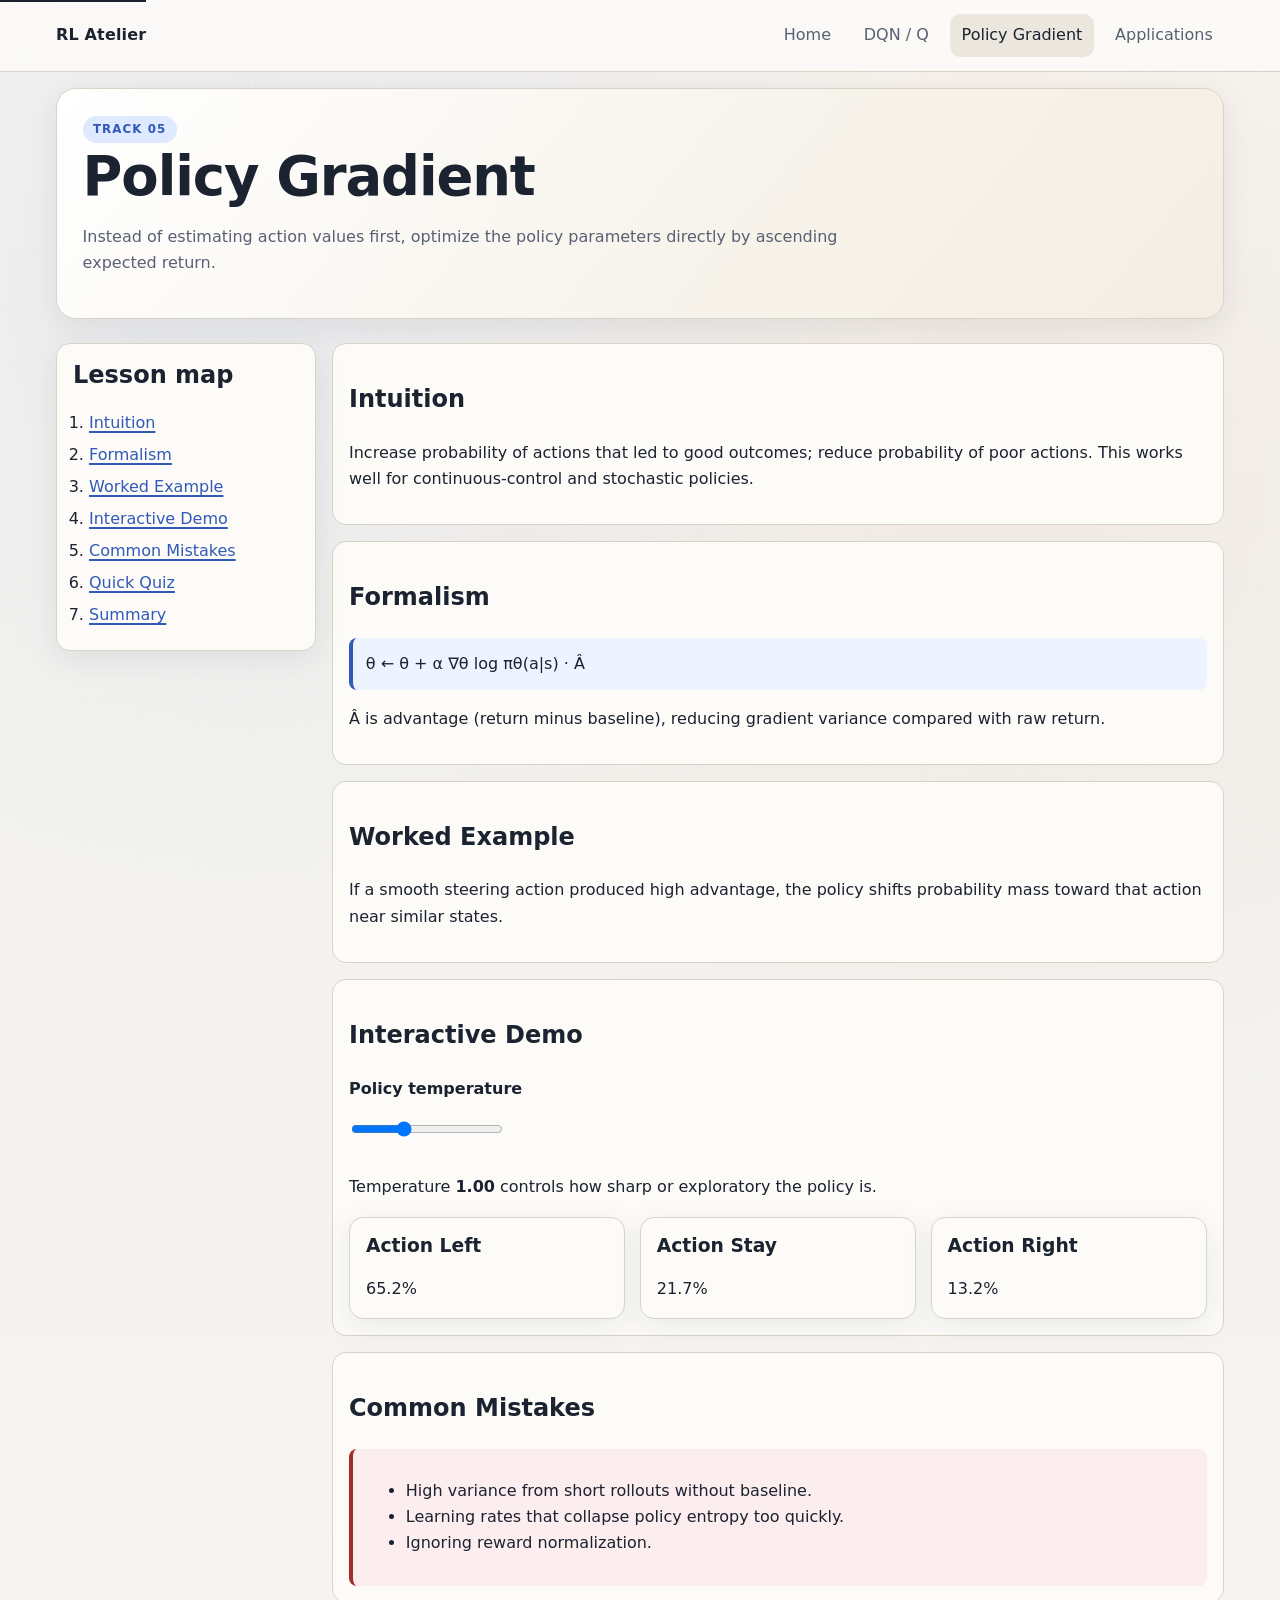
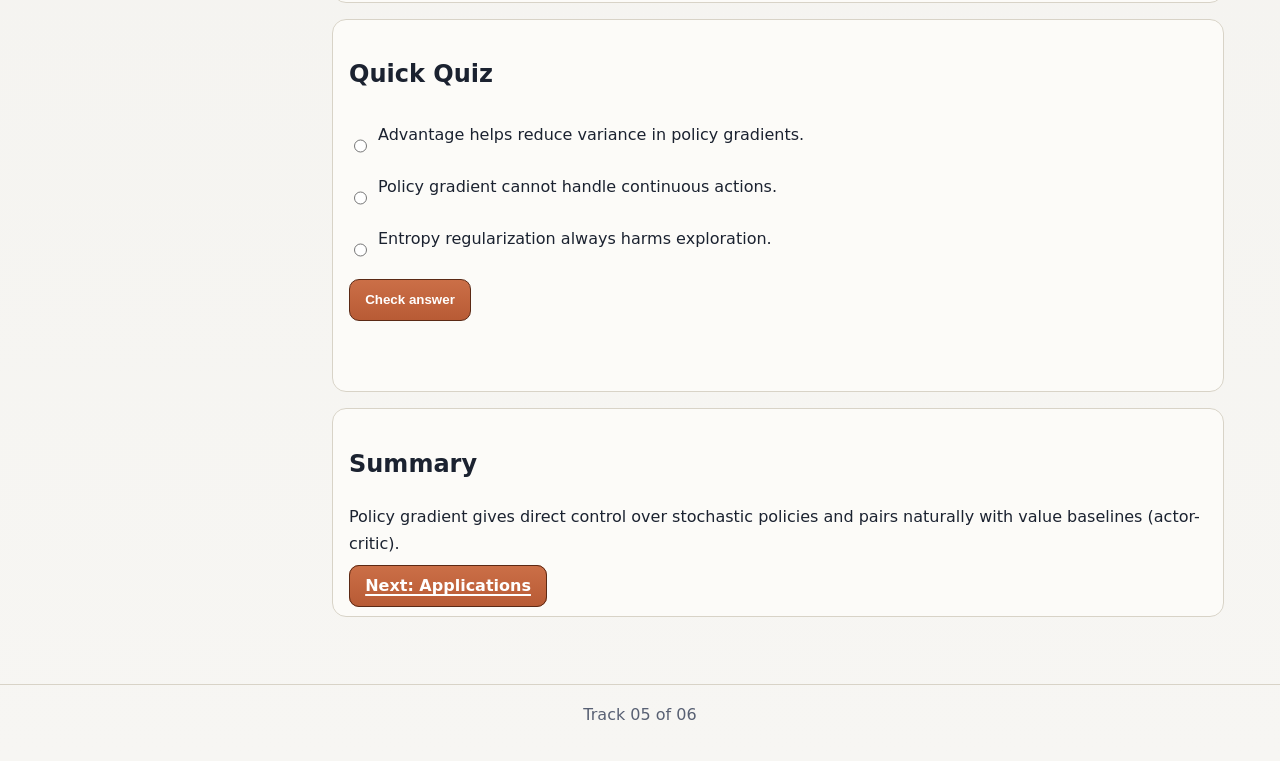
<file: topics/policy-gradient.html>
<!doctype html>
<html lang="en"><head>
<meta charset="UTF-8" /><meta name="viewport" content="width=device-width, initial-scale=1" />
<title>Policy Gradient Mini Lesson</title>
<meta name="description" content="Policy gradient mini lesson with intuition, equations, variance reduction, and interactive temperature explorer." />
<meta property="og:title" content="Policy Gradient Mini Lesson" />
<meta property="og:description" content="Learn direct policy optimization and actor-critic intuition." />
<link rel="stylesheet" href="../assets/css/style.css" />
</head><body>
<a class="skip-link" href="#main">Skip to content</a>
<header class="site-header"><div class="nav"><a class="brand" href="../index.html">RL Atelier</a><button class="nav-toggle" data-nav-toggle aria-expanded="false">Menu</button><nav class="nav-links"><a href="../index.html">Home</a><a href="dqn-qlearning.html">DQN / Q</a><a href="policy-gradient.html" aria-current="page">Policy Gradient</a><a href="applications.html">Applications</a></nav></div></header>
<main id="main" class="container">
<section class="hero"><span class="eyebrow">Track 05</span><h1>Policy Gradient</h1><p class="subtitle">Instead of estimating action values first, optimize the policy parameters directly by ascending expected return.</p></section>
<div class="lesson-layout"><aside class="lesson-sidebar card"><h2>Lesson map</h2><ol><li><a href="#intuition">Intuition</a></li><li><a href="#formalism">Formalism</a></li><li><a href="#example">Worked Example</a></li><li><a href="#demo">Interactive Demo</a></li><li><a href="#mistakes">Common Mistakes</a></li><li><a href="#quiz">Quick Quiz</a></li><li><a href="#summary">Summary</a></li></ol></aside><div>
<section id="intuition" class="lesson-section"><h2>Intuition</h2><p>Increase probability of actions that led to good outcomes; reduce probability of poor actions. This works well for continuous-control and stochastic policies.</p></section>
<section id="formalism" class="lesson-section"><h2>Formalism</h2><div class="callout">θ ← θ + α ∇θ log πθ(a|s) · Â</div><p>Â is advantage (return minus baseline), reducing gradient variance compared with raw return.</p></section>
<section id="example" class="lesson-section"><h2>Worked Example</h2><p>If a smooth steering action produced high advantage, the policy shifts probability mass toward that action near similar states.</p></section>
<section id="demo" class="lesson-section"><h2>Interactive Demo</h2><label for="pg-temp">Policy temperature</label><input id="pg-temp" type="range" min="0.4" max="2.4" step="0.05" value="1.0" /><p>Temperature <strong id="pg-temp-out"></strong> controls how sharp or exploratory the policy is.</p><div class="demo-grid"><div class="card"><h3>Action Left</h3><p id="pg-left">—</p></div><div class="card"><h3>Action Stay</h3><p id="pg-stay">—</p></div><div class="card"><h3>Action Right</h3><p id="pg-right">—</p></div></div></section>
<section id="mistakes" class="lesson-section"><h2>Common Mistakes</h2><div class="callout warn"><ul><li>High variance from short rollouts without baseline.</li><li>Learning rates that collapse policy entropy too quickly.</li><li>Ignoring reward normalization.</li></ul></div></section>
<section id="quiz" class="lesson-section"><h2>Quick Quiz</h2><form class="quiz" data-answer="a"><fieldset><label><input type="radio" name="p-q" value="a" /> Advantage helps reduce variance in policy gradients.</label><label><input type="radio" name="p-q" value="b" /> Policy gradient cannot handle continuous actions.</label><label><input type="radio" name="p-q" value="c" /> Entropy regularization always harms exploration.</label></fieldset><button type="button" data-quiz-check>Check answer</button><p class="quiz-output"></p></form></section>
<section id="summary" class="lesson-section"><h2>Summary</h2><p>Policy gradient gives direct control over stochastic policies and pairs naturally with value baselines (actor-critic).</p><a class="button" href="applications.html">Next: Applications</a></section>
</div></div>
</main>
<footer class="site-footer">Track 05 of 06</footer>
<script src="../assets/js/main.js"></script>
</body></html>
</file>
<file: assets/css/style.css>
:root {
  --bg: #f6f5f1;
  --paper: #fcfbf8;
  --ink: #1b2230;
  --muted: #586073;
  --line: #d8d3c7;
  --brand: #3059b8;
  --brand-2: #1f8a70;
  --accent: #b85b35;
  --warn: #9f2d2d;
  --ok: #1d7a4f;
  --radius-lg: 20px;
  --radius-md: 14px;
  --radius-sm: 10px;
  --shadow-soft: 0 8px 30px rgba(24, 35, 53, 0.08);
  --shadow-lift: 0 18px 42px rgba(24, 35, 53, 0.12);
  --space-1: 0.5rem;
  --space-2: 0.75rem;
  --space-3: 1rem;
  --space-4: 1.5rem;
  --space-5: 2rem;
  --space-6: 3rem;
}

* { box-sizing: border-box; }
html { scroll-behavior: smooth; }
body {
  margin: 0;
  font-family: "Inter", "Segoe UI", system-ui, -apple-system, sans-serif;
  color: var(--ink);
  background:
    radial-gradient(circle at 20% 10%, rgba(48, 89, 184, 0.07), transparent 28%),
    radial-gradient(circle at 78% 18%, rgba(184, 91, 53, 0.07), transparent 33%),
    linear-gradient(180deg, #f8f6f2, #f3f2ee 35%, #f7f6f3 100%);
  line-height: 1.65;
}
body::before {
  content: "";
  position: fixed;
  inset: 0;
  pointer-events: none;
  opacity: 0.22;
  background-image: radial-gradient(rgba(38, 44, 56, 0.14) 0.45px, transparent 0.45px);
  background-size: 7px 7px;
}

a { color: var(--brand); text-decoration-thickness: 1.5px; text-underline-offset: 3px; }
a:hover { text-decoration-color: var(--brand-2); }
:focus-visible {
  outline: 3px solid color-mix(in oklab, var(--accent) 65%, white);
  outline-offset: 2px;
  border-radius: 8px;
}

.skip-link {
  position: absolute;
  left: 0;
  top: -40px;
  background: var(--ink);
  color: #fff;
  padding: 0.5rem 0.75rem;
  z-index: 100;
}
.skip-link:focus { top: 0.5rem; left: 0.5rem; }

.site-header {
  position: sticky;
  top: 0;
  z-index: 20;
  backdrop-filter: blur(8px);
  background: color-mix(in oklab, var(--paper) 87%, transparent);
  border-bottom: 1px solid var(--line);
}
.nav {
  max-width: 1200px;
  margin: 0 auto;
  padding: 0.9rem 1rem;
  display: flex;
  align-items: center;
  justify-content: space-between;
  gap: 1rem;
}
.brand {
  font-weight: 800;
  letter-spacing: 0.01em;
  color: var(--ink);
  text-decoration: none;
}
.nav-links { display: flex; flex-wrap: wrap; gap: 0.65rem; }
.nav-links a {
  text-decoration: none;
  color: var(--muted);
  padding: 0.5rem 0.7rem;
  border-radius: 10px;
}
.nav-links a[aria-current="page"], .nav-links a:hover {
  background: #ebe7de;
  color: var(--ink);
}
.nav-toggle { display: none; }

.container { max-width: 1200px; margin: 0 auto; padding: 1rem 1rem 3.2rem; position: relative; z-index: 1; }
.hero {
  background: linear-gradient(130deg, #fff, #f7f3eb 60%, #f4ede4);
  border: 1px solid var(--line);
  border-radius: var(--radius-lg);
  box-shadow: var(--shadow-soft);
  padding: clamp(1.1rem, 2vw, 2rem);
  margin-bottom: var(--space-4);
}
.hero h1 { margin: 0.25rem 0 0.65rem; font-size: clamp(1.9rem, 4.5vw, 3.4rem); line-height: 1.12; letter-spacing: -0.02em; }
.eyebrow {
  display: inline-block;
  text-transform: uppercase;
  letter-spacing: 0.09em;
  font-size: 0.74rem;
  font-weight: 700;
  color: var(--brand);
  background: #dfe9ff;
  padding: 0.22rem 0.65rem;
  border-radius: 999px;
}
.subtitle { color: var(--muted); max-width: 76ch; }

.bento-grid { display: grid; gap: 0.9rem; grid-template-columns: repeat(12, minmax(0, 1fr)); margin-bottom: var(--space-4); }
.card {
  background: var(--paper);
  border: 1px solid var(--line);
  border-radius: var(--radius-md);
  padding: var(--space-3);
  box-shadow: var(--shadow-soft);
}
.card h2, .card h3 { margin-top: 0; line-height: 1.25; }
.card p { margin-bottom: 0; }
.card.interactive { transition: transform 180ms ease, box-shadow 180ms ease; }
.card.interactive:hover { transform: translateY(-3px); box-shadow: var(--shadow-lift); }
.span-8 { grid-column: span 8; }
.span-4 { grid-column: span 4; }
.span-6 { grid-column: span 6; }
.span-12 { grid-column: span 12; }

.metric { font-size: clamp(1.7rem, 4vw, 2.8rem); font-weight: 800; margin: 0; color: var(--brand); }
.roadmap { display: grid; gap: 0.8rem; grid-template-columns: repeat(auto-fit,minmax(220px,1fr)); }
.track-card { position: relative; padding-top: 2rem; }
.track-card::before {
  content: "";
  position: absolute;
  left: 1rem;
  top: 0.85rem;
  width: 40px;
  height: 5px;
  border-radius: 99px;
  background: linear-gradient(90deg,var(--brand),var(--brand-2));
  transform: rotate(-2deg);
}
.hand-divider {
  width: 220px;
  height: 16px;
  background: url("data:image/svg+xml,%3Csvg xmlns='http://www.w3.org/2000/svg' width='220' height='16' viewBox='0 0 220 16'%3E%3Cpath d='M2 9 C36 3, 72 15, 110 9 C145 4, 184 14, 218 8' stroke='%23586073' stroke-width='2' fill='none' stroke-linecap='round' stroke-dasharray='3 6'/%3E%3C/svg%3E") no-repeat center/contain;
  margin: 0.3rem 0 1rem;
}

.button, button {
  border: 1px solid color-mix(in oklab, var(--accent) 60%, black);
  background: linear-gradient(180deg, #cb6f47, var(--accent));
  color: #fff;
  border-radius: 10px;
  padding: 0.65rem 0.95rem;
  font-weight: 700;
  min-height: 42px;
  cursor: pointer;
}
.button.secondary, .button.ghost {
  background: #fff;
  color: var(--ink);
  border: 1px solid var(--line);
}
input, select {
  min-height: 42px;
  border-radius: 10px;
  border: 1px solid #c9c2b2;
  padding: 0.5rem 0.65rem;
  font: inherit;
}
label { font-weight: 600; display: block; margin-bottom: 0.25rem; }

.lesson-layout { display: grid; gap: 1rem; grid-template-columns: 260px 1fr; align-items: start; }
.lesson-sidebar { position: sticky; top: 5rem; }
.lesson-sidebar ol { padding-left: 1rem; margin: 0; }
.lesson-sidebar li { margin: 0.35rem 0; }
.lesson-section {
  background: var(--paper);
  border: 1px solid var(--line);
  border-radius: var(--radius-md);
  padding: 1rem;
  margin-bottom: 1rem;
  scroll-margin-top: 6rem;
}
.callout {
  border-left: 4px solid var(--brand);
  background: #edf3ff;
  padding: 0.8rem;
  border-radius: 8px;
}
.callout.warn { border-color: var(--warn); background: #fceeee; }
.callout.ok { border-color: var(--ok); background: #eaf8f0; }

.progress-grid { display: grid; gap: 0.55rem; }
.progress-item {
  display: flex;
  align-items: center;
  gap: 0.55rem;
  padding: 0.45rem;
  border: 1px dashed #ccc4b4;
  border-radius: 10px;
}
.progress-item input { width: 20px; height: 20px; }

.quiz fieldset { border: 0; margin: 0; padding: 0; }
.quiz label { display: flex; gap: 0.5rem; align-items: flex-start; font-weight: 500; margin: 0.45rem 0; }
.quiz-output { font-weight: 700; min-height: 1.4em; }

.demo-grid { display: grid; gap: 0.9rem; grid-template-columns: repeat(auto-fit, minmax(240px, 1fr)); }
.stat-row { display: flex; justify-content: space-between; gap: 0.5rem; }
.bar-wrap { background: #e5dfd0; border-radius: 999px; height: 10px; overflow: hidden; }
.bar { display: block; height: 100%; background: linear-gradient(90deg, var(--brand), var(--brand-2)); }
canvas { width: 100%; border: 1px solid #cbc4b5; border-radius: 12px; background: #f4f7fb; aspect-ratio: 3 / 2; height: auto; }

.site-footer {
  border-top: 1px solid var(--line);
  padding: 1.1rem 1rem 2rem;
  text-align: center;
  color: var(--muted);
}

@media (max-width: 900px) {
  .lesson-layout { grid-template-columns: 1fr; }
  .lesson-sidebar { position: static; }
  .span-8, .span-6, .span-4 { grid-column: span 12; }
  .nav-toggle { display: inline-flex; border: 1px solid var(--line); background: #fff; color: var(--ink); }
  .nav-links { display: none; width: 100%; }
  .nav-links.open { display: flex; }
}
</file>
